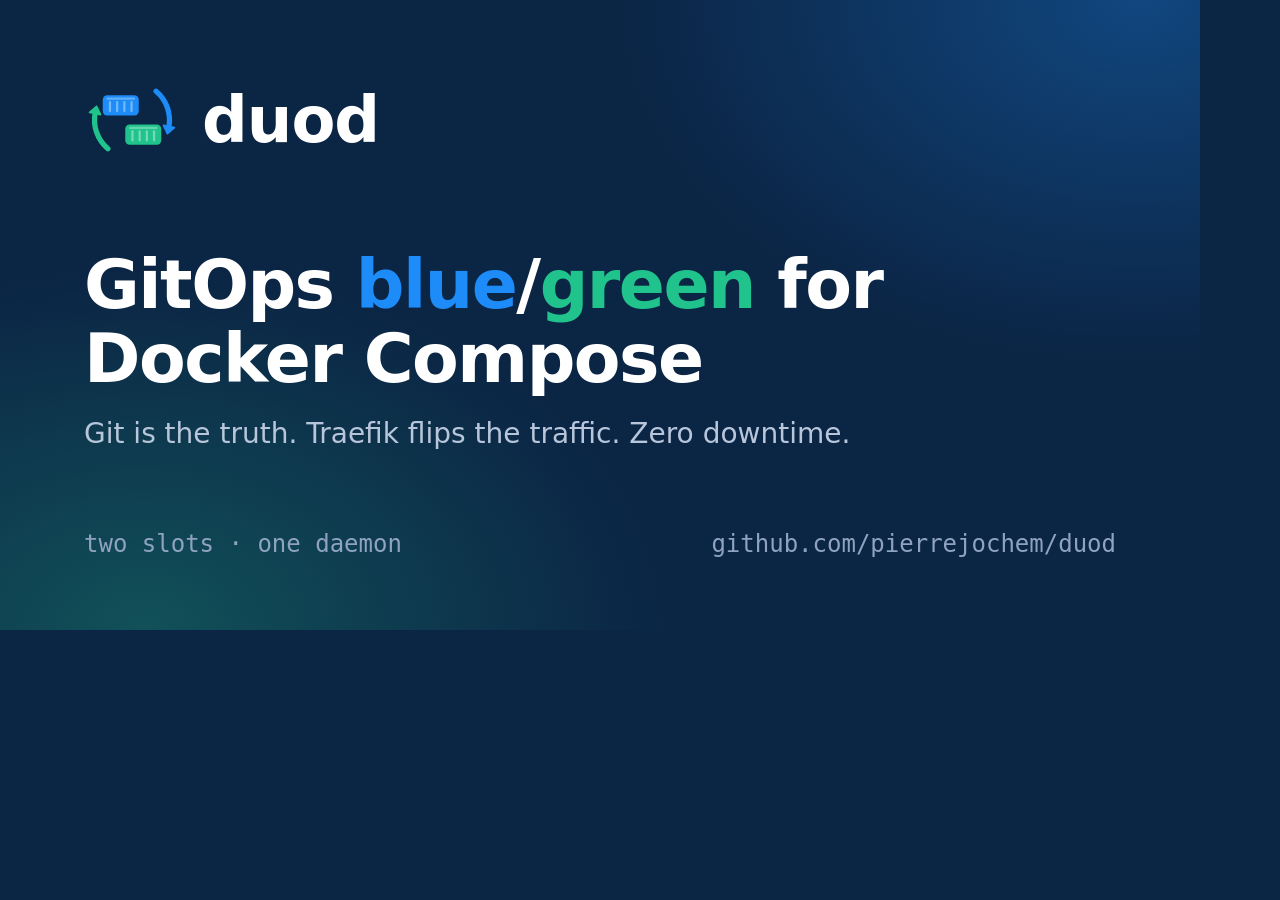
<file: brand/social/og.html>
<!doctype html><meta charset="utf-8"><title>duod social preview</title>
<style>
*{box-sizing:border-box;margin:0}
body{width:1200px;height:630px;background:#0B2545;color:#fff;font-family:"DejaVu Sans",system-ui,sans-serif;position:relative;overflow:hidden}
.glow{position:absolute;inset:0;background:radial-gradient(520px 360px at 12% 100%,rgba(32,195,139,.28),transparent),radial-gradient(520px 360px at 95% 0%,rgba(29,140,248,.32),transparent)}
.wrap{position:relative;padding:72px 84px;height:100%;display:flex;flex-direction:column;justify-content:space-between}
.mark{display:flex;align-items:center;gap:22px}
.mark svg{width:96px;height:96px}
.mark span{font-size:64px;font-weight:700;letter-spacing:-1px}
h1{font-size:68px;line-height:1.08;font-weight:700;letter-spacing:-1.5px;max-width:1000px}
h1 b{color:#1D8CF8}h1 i{color:#20C38B;font-style:normal}
p{font-size:28px;color:#B8C6DB;margin-top:22px}
.foot{display:flex;justify-content:space-between;font-size:24px;color:#8FA3BF;font-family:"DejaVu Sans Mono",monospace}
</style>
<div class="glow"></div><div class="wrap">
<div class="mark"><svg viewBox="0 0 128 128"><rect width="128" height="128" rx="30" fill="#0B2545"/><rect x="25" y="31" width="48" height="27" rx="6" fill="#1D8CF8"/><rect x="30" y="34" width="38" height="3" rx="1.5" fill="#FFFFFF" fill-opacity=".30"/><line x1="34.6" y1="40" x2="34.6" y2="52" stroke="#FFFFFF" stroke-opacity=".38" stroke-width="3" stroke-linecap="round"/><line x1="44.2" y1="40" x2="44.2" y2="52" stroke="#FFFFFF" stroke-opacity=".38" stroke-width="3" stroke-linecap="round"/><line x1="53.8" y1="40" x2="53.8" y2="52" stroke="#FFFFFF" stroke-opacity=".38" stroke-width="3" stroke-linecap="round"/><line x1="63.4" y1="40" x2="63.4" y2="52" stroke="#FFFFFF" stroke-opacity=".38" stroke-width="3" stroke-linecap="round"/><rect x="55" y="70" width="48" height="27" rx="6" fill="#20C38B"/><rect x="60" y="73" width="38" height="3" rx="1.5" fill="#FFFFFF" fill-opacity=".30"/><line x1="64.6" y1="79" x2="64.6" y2="91" stroke="#FFFFFF" stroke-opacity=".38" stroke-width="3" stroke-linecap="round"/><line x1="74.2" y1="79" x2="74.2" y2="91" stroke="#FFFFFF" stroke-opacity=".38" stroke-width="3" stroke-linecap="round"/><line x1="83.8" y1="79" x2="83.8" y2="91" stroke="#FFFFFF" stroke-opacity=".38" stroke-width="3" stroke-linecap="round"/><line x1="93.4" y1="79" x2="93.4" y2="91" stroke="#FFFFFF" stroke-opacity=".38" stroke-width="3" stroke-linecap="round"/><path d="M96.14 25.70 A50 50 0 0 1 112.91 74.40" fill="none" stroke="#1D8CF8" stroke-width="7" stroke-linecap="round"/><path d="M111.27 82.10 L120.46 74.21 L106.08 71.16 Z" fill="#1D8CF8" stroke="#1D8CF8" stroke-width="2.45" stroke-linejoin="round"/><path d="M31.86 102.30 A50 50 0 0 1 15.09 53.60" fill="none" stroke="#20C38B" stroke-width="7" stroke-linecap="round"/><path d="M16.73 45.90 L7.54 53.79 L21.92 56.84 Z" fill="#20C38B" stroke="#20C38B" stroke-width="2.45" stroke-linejoin="round"/></svg><span>duod</span></div>
<div><h1>GitOps <b>blue</b>/<i>green</i> for Docker&nbsp;Compose</h1>
<p>Git is the truth. Traefik flips the traffic. Zero downtime.</p></div>
<div class="foot"><span>two slots · one daemon</span><span>github.com/pierrejochem/duod</span></div>
</div>
</file>
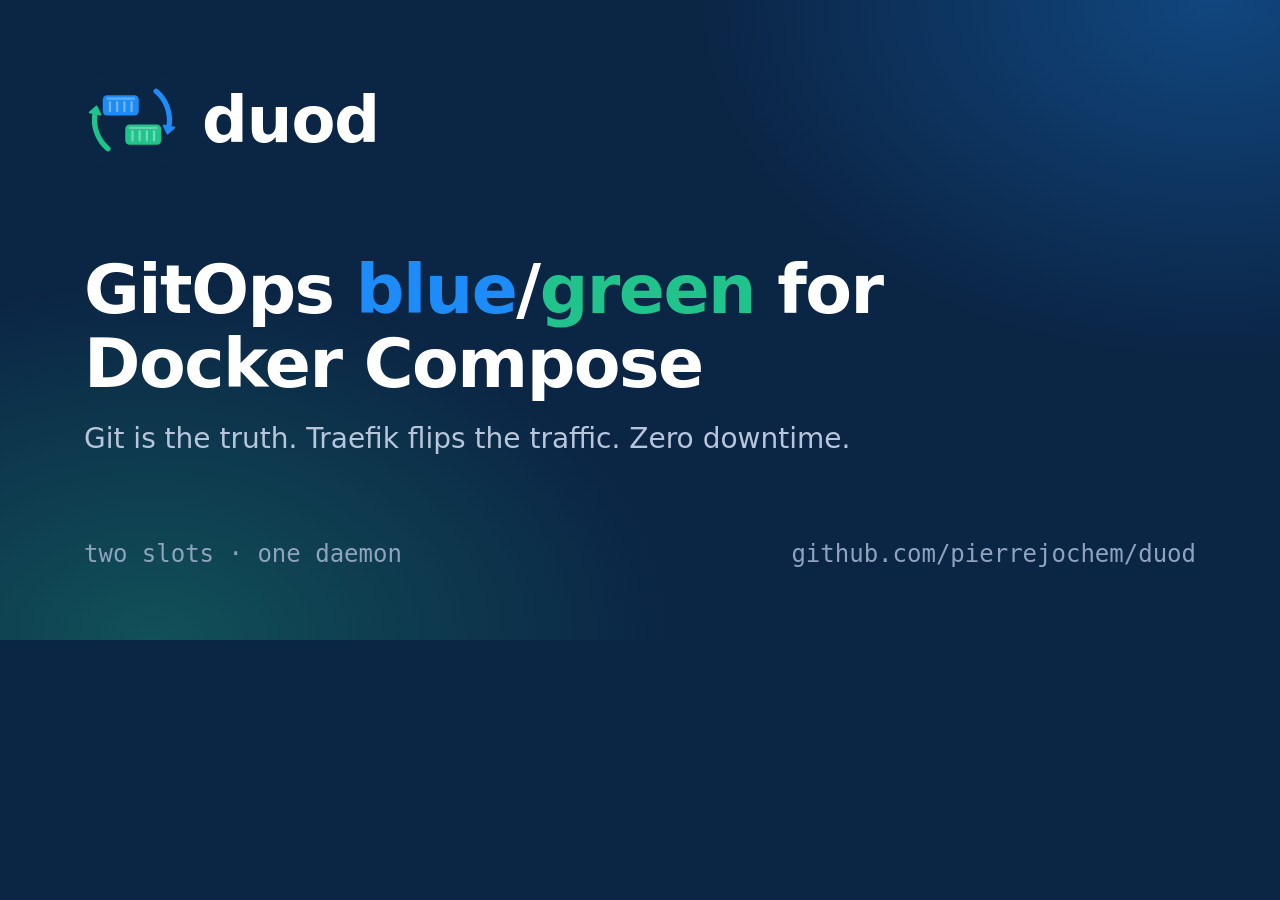
<file: brand/social/preview.html>
<!doctype html><meta charset="utf-8"><title>duod social preview</title>
<style>
*{box-sizing:border-box;margin:0}
body{width:1280px;height:640px;background:#0B2545;color:#fff;font-family:"DejaVu Sans",system-ui,sans-serif;position:relative;overflow:hidden}
.glow{position:absolute;inset:0;background:radial-gradient(520px 360px at 12% 100%,rgba(32,195,139,.28),transparent),radial-gradient(520px 360px at 95% 0%,rgba(29,140,248,.32),transparent)}
.wrap{position:relative;padding:72px 84px;height:100%;display:flex;flex-direction:column;justify-content:space-between}
.mark{display:flex;align-items:center;gap:22px}
.mark svg{width:96px;height:96px}
.mark span{font-size:64px;font-weight:700;letter-spacing:-1px}
h1{font-size:68px;line-height:1.08;font-weight:700;letter-spacing:-1.5px;max-width:1000px}
h1 b{color:#1D8CF8}h1 i{color:#20C38B;font-style:normal}
p{font-size:28px;color:#B8C6DB;margin-top:22px}
.foot{display:flex;justify-content:space-between;font-size:24px;color:#8FA3BF;font-family:"DejaVu Sans Mono",monospace}
</style>
<div class="glow"></div><div class="wrap">
<div class="mark"><svg viewBox="0 0 128 128"><rect width="128" height="128" rx="30" fill="#0B2545"/><rect x="25" y="31" width="48" height="27" rx="6" fill="#1D8CF8"/><rect x="30" y="34" width="38" height="3" rx="1.5" fill="#FFFFFF" fill-opacity=".30"/><line x1="34.6" y1="40" x2="34.6" y2="52" stroke="#FFFFFF" stroke-opacity=".38" stroke-width="3" stroke-linecap="round"/><line x1="44.2" y1="40" x2="44.2" y2="52" stroke="#FFFFFF" stroke-opacity=".38" stroke-width="3" stroke-linecap="round"/><line x1="53.8" y1="40" x2="53.8" y2="52" stroke="#FFFFFF" stroke-opacity=".38" stroke-width="3" stroke-linecap="round"/><line x1="63.4" y1="40" x2="63.4" y2="52" stroke="#FFFFFF" stroke-opacity=".38" stroke-width="3" stroke-linecap="round"/><rect x="55" y="70" width="48" height="27" rx="6" fill="#20C38B"/><rect x="60" y="73" width="38" height="3" rx="1.5" fill="#FFFFFF" fill-opacity=".30"/><line x1="64.6" y1="79" x2="64.6" y2="91" stroke="#FFFFFF" stroke-opacity=".38" stroke-width="3" stroke-linecap="round"/><line x1="74.2" y1="79" x2="74.2" y2="91" stroke="#FFFFFF" stroke-opacity=".38" stroke-width="3" stroke-linecap="round"/><line x1="83.8" y1="79" x2="83.8" y2="91" stroke="#FFFFFF" stroke-opacity=".38" stroke-width="3" stroke-linecap="round"/><line x1="93.4" y1="79" x2="93.4" y2="91" stroke="#FFFFFF" stroke-opacity=".38" stroke-width="3" stroke-linecap="round"/><path d="M96.14 25.70 A50 50 0 0 1 112.91 74.40" fill="none" stroke="#1D8CF8" stroke-width="7" stroke-linecap="round"/><path d="M111.27 82.10 L120.46 74.21 L106.08 71.16 Z" fill="#1D8CF8" stroke="#1D8CF8" stroke-width="2.45" stroke-linejoin="round"/><path d="M31.86 102.30 A50 50 0 0 1 15.09 53.60" fill="none" stroke="#20C38B" stroke-width="7" stroke-linecap="round"/><path d="M16.73 45.90 L7.54 53.79 L21.92 56.84 Z" fill="#20C38B" stroke="#20C38B" stroke-width="2.45" stroke-linejoin="round"/></svg><span>duod</span></div>
<div><h1>GitOps <b>blue</b>/<i>green</i> for Docker&nbsp;Compose</h1>
<p>Git is the truth. Traefik flips the traffic. Zero downtime.</p></div>
<div class="foot"><span>two slots · one daemon</span><span>github.com/pierrejochem/duod</span></div>
</div>
</file>
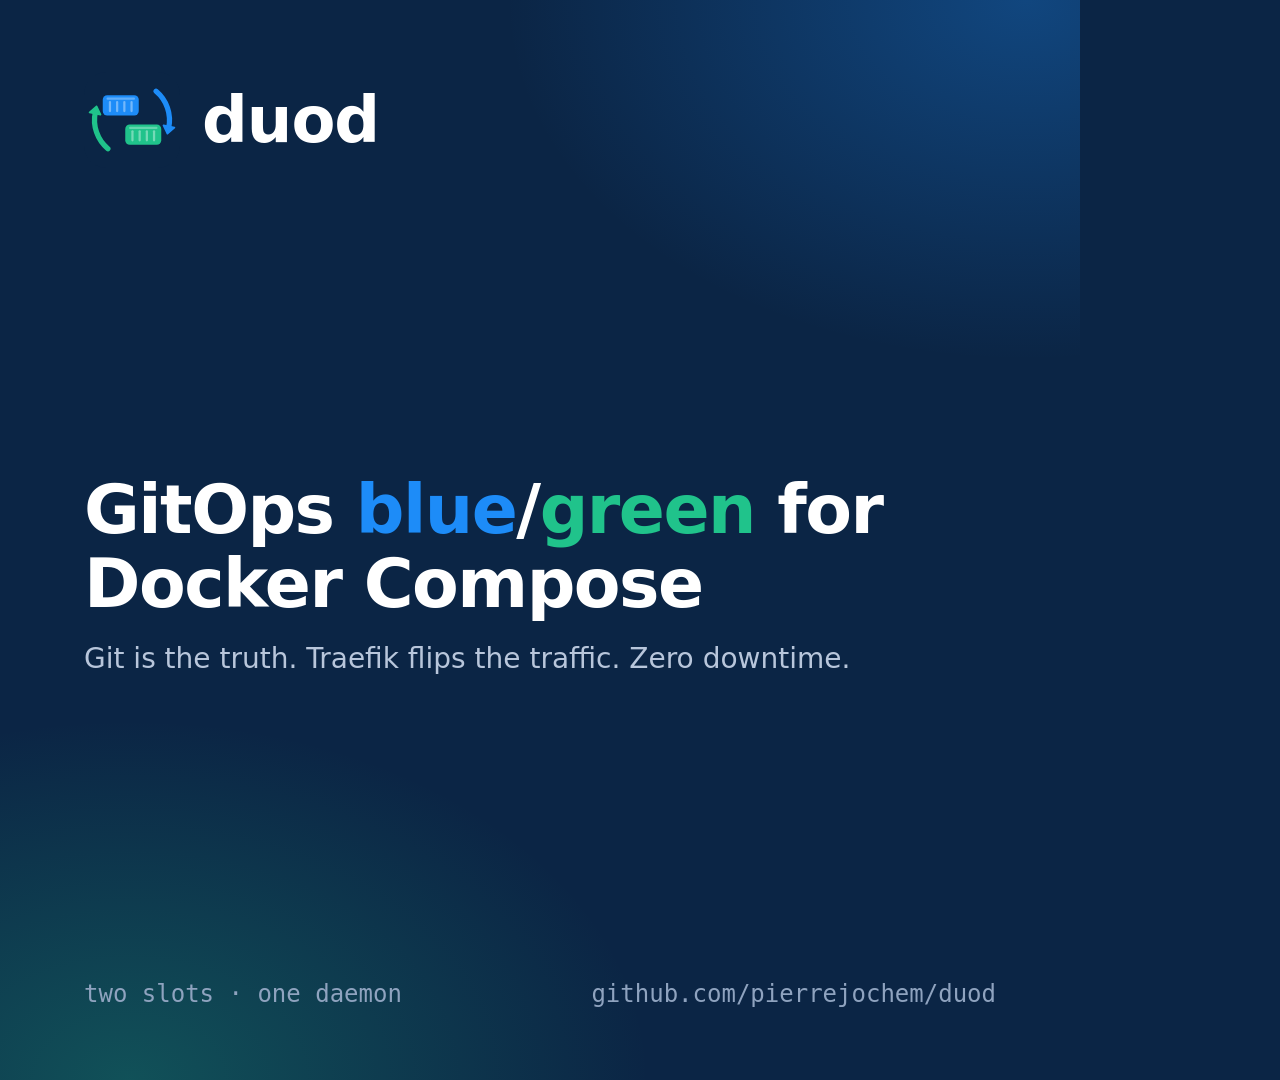
<file: brand/social/square.html>
<!doctype html><meta charset="utf-8"><title>duod social preview</title>
<style>
*{box-sizing:border-box;margin:0}
body{width:1080px;height:1080px;background:#0B2545;color:#fff;font-family:"DejaVu Sans",system-ui,sans-serif;position:relative;overflow:hidden}
.glow{position:absolute;inset:0;background:radial-gradient(520px 360px at 12% 100%,rgba(32,195,139,.28),transparent),radial-gradient(520px 360px at 95% 0%,rgba(29,140,248,.32),transparent)}
.wrap{position:relative;padding:72px 84px;height:100%;display:flex;flex-direction:column;justify-content:space-between}
.mark{display:flex;align-items:center;gap:22px}
.mark svg{width:96px;height:96px}
.mark span{font-size:64px;font-weight:700;letter-spacing:-1px}
h1{font-size:68px;line-height:1.08;font-weight:700;letter-spacing:-1.5px;max-width:1000px}
h1 b{color:#1D8CF8}h1 i{color:#20C38B;font-style:normal}
p{font-size:28px;color:#B8C6DB;margin-top:22px}
.foot{display:flex;justify-content:space-between;font-size:24px;color:#8FA3BF;font-family:"DejaVu Sans Mono",monospace}
</style>
<div class="glow"></div><div class="wrap">
<div class="mark"><svg viewBox="0 0 128 128"><rect width="128" height="128" rx="30" fill="#0B2545"/><rect x="25" y="31" width="48" height="27" rx="6" fill="#1D8CF8"/><rect x="30" y="34" width="38" height="3" rx="1.5" fill="#FFFFFF" fill-opacity=".30"/><line x1="34.6" y1="40" x2="34.6" y2="52" stroke="#FFFFFF" stroke-opacity=".38" stroke-width="3" stroke-linecap="round"/><line x1="44.2" y1="40" x2="44.2" y2="52" stroke="#FFFFFF" stroke-opacity=".38" stroke-width="3" stroke-linecap="round"/><line x1="53.8" y1="40" x2="53.8" y2="52" stroke="#FFFFFF" stroke-opacity=".38" stroke-width="3" stroke-linecap="round"/><line x1="63.4" y1="40" x2="63.4" y2="52" stroke="#FFFFFF" stroke-opacity=".38" stroke-width="3" stroke-linecap="round"/><rect x="55" y="70" width="48" height="27" rx="6" fill="#20C38B"/><rect x="60" y="73" width="38" height="3" rx="1.5" fill="#FFFFFF" fill-opacity=".30"/><line x1="64.6" y1="79" x2="64.6" y2="91" stroke="#FFFFFF" stroke-opacity=".38" stroke-width="3" stroke-linecap="round"/><line x1="74.2" y1="79" x2="74.2" y2="91" stroke="#FFFFFF" stroke-opacity=".38" stroke-width="3" stroke-linecap="round"/><line x1="83.8" y1="79" x2="83.8" y2="91" stroke="#FFFFFF" stroke-opacity=".38" stroke-width="3" stroke-linecap="round"/><line x1="93.4" y1="79" x2="93.4" y2="91" stroke="#FFFFFF" stroke-opacity=".38" stroke-width="3" stroke-linecap="round"/><path d="M96.14 25.70 A50 50 0 0 1 112.91 74.40" fill="none" stroke="#1D8CF8" stroke-width="7" stroke-linecap="round"/><path d="M111.27 82.10 L120.46 74.21 L106.08 71.16 Z" fill="#1D8CF8" stroke="#1D8CF8" stroke-width="2.45" stroke-linejoin="round"/><path d="M31.86 102.30 A50 50 0 0 1 15.09 53.60" fill="none" stroke="#20C38B" stroke-width="7" stroke-linecap="round"/><path d="M16.73 45.90 L7.54 53.79 L21.92 56.84 Z" fill="#20C38B" stroke="#20C38B" stroke-width="2.45" stroke-linejoin="round"/></svg><span>duod</span></div>
<div><h1>GitOps <b>blue</b>/<i>green</i> for Docker&nbsp;Compose</h1>
<p>Git is the truth. Traefik flips the traffic. Zero downtime.</p></div>
<div class="foot"><span>two slots · one daemon</span><span>github.com/pierrejochem/duod</span></div>
</div>
</file>
